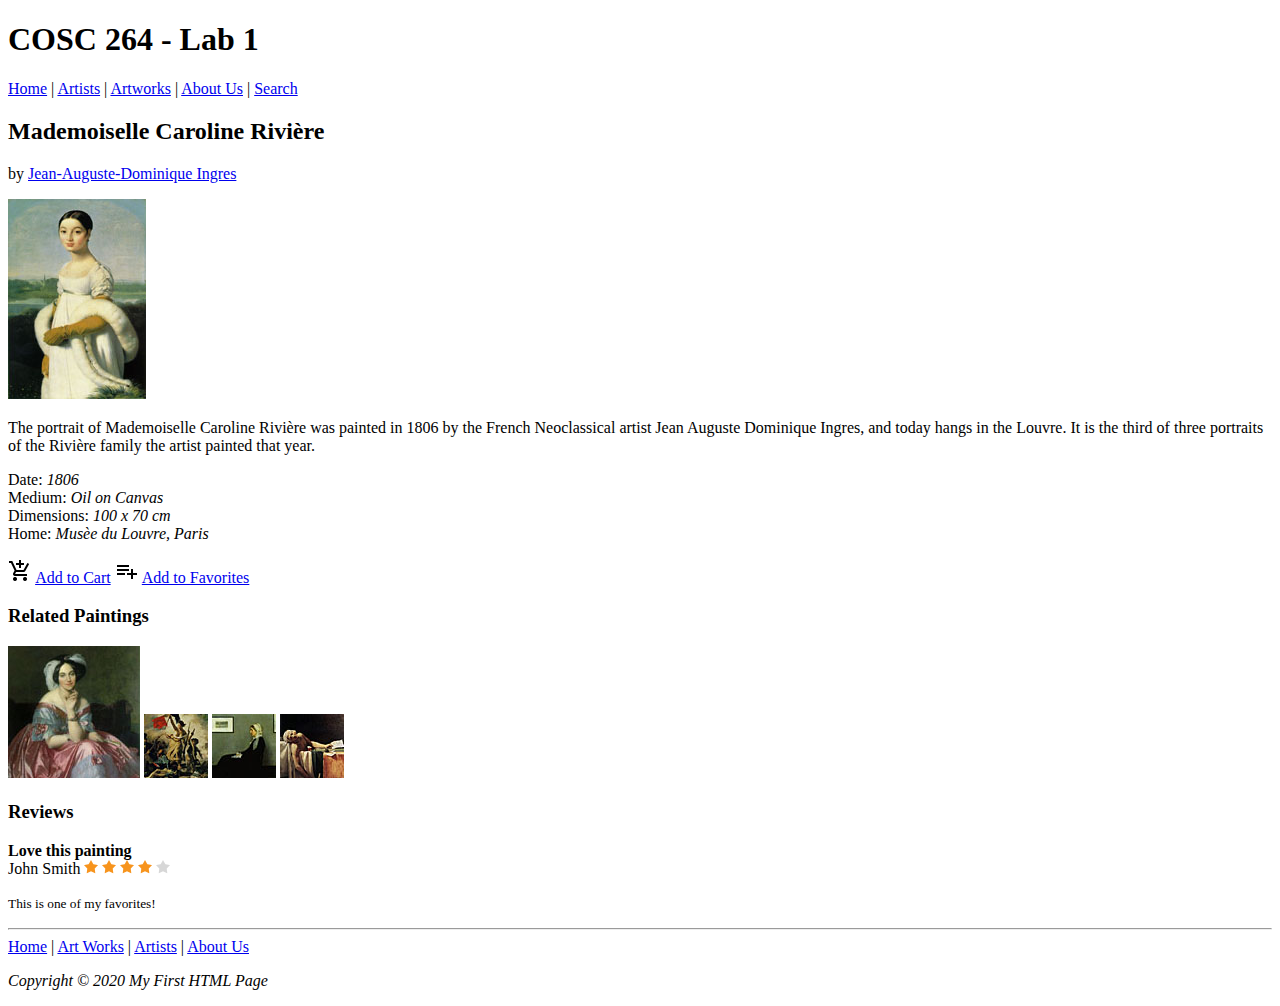
<file: lab1.html>
<!DOCTYPE html>
<html lang=en>
    <head>
        <meta charset="utf-8">
        <title>
            COSC 264 - Lab 1
        </title>
        <link rel="stylsheet" href="css/lab1-style.css"/>
    </head>

    <body>
        <!-- Header -->
        <header>
            <h1>
                COSC 264 - Lab 1
            </h1>
            <nav>
                <a href="index.html">Home</a> | <a href="#">Artists</a> | <a href="#">Artworks</a> | <a href="#">About Us</a> | <a href="#">Search</a>
            </nav>
        </header>

        <!-- Rivière portrait -->
        <section>
            <h2>
                Mademoiselle Caroline Rivière
            </h2>
            <p>
                by <a href="images/06010-large.jpg">Jean-Auguste-Dominique Ingres</a>
            </p>
            <a href="images/06010-large.jpg">
                <img src="images/06010-medium.jpg" alt="by Jean-Auguste-Dominique Ingres" title="by Jean-Auguste-Dominique Ingres" />
            </a>
            <p>
                The portrait of Mademoiselle Caroline Rivière was painted in 1806 by the French Neoclassical artist Jean Auguste Dominique Ingres, and today hangs in the Louvre. It is the third of three portraits of the Rivière family the artist painted that year.
            </p>
            <P>
                Date: <em>1806</em><br>
                Medium: <em>Oil on Canvas</em><br>
                Dimensions: <em>100 x 70 cm</em><br>
                Home: <em>Musèe du Louvre, Paris</em>
            </P>
            <p>
                <a href="#"><img src="images/cart.png" alt="Add to Cart"/></a>
                <a href="#">Add to Cart</a>
                <a href="#"><img src="images/favorites.png" alt="Add to Favorites"/></a>
                <a href="#">Add to Favorites</a>
            </p>
        </section>

        <!-- Related Paintings -->
        <section>
            <h3>
                Related Paintings
            </h3>
            <div>
                <a href="images/06020.jpg"><img src="images/06020.jpg" alt="related image"/></a>  
                <a href="images/07020.jpg"><img src="images/07020.jpg" alt="related image"/></a>
                <a href="images/13030.jpg"><img src="images/13030.jpg" alt="related image"/></a>
                <a href="images/05030.jpg"><img src="images/05030.jpg" alt="related image"/></a>
            </div>
        </section>

        <!-- Reviews -->
        <section>
            <h3>
                Reviews
            </h3>
            <div>
                <strong>Love this painting</strong><br>
                John Smith
                <img src="images/star-orange.png" alt="orange star"/>
                <img src="images/star-orange.png" alt="orange star"/>
                <img src="images/star-orange.png" alt="orange star"/>
                <img src="images/star-orange.png" alt="orange star"/>
                <img src="images/star-white.png" alt="blank star"/>
                <p>
                    <small>This is one of my favorites!</small>
                </p>
            </div>
            <!--
                <div>
                    <strong>Meh</strong><br>
                    Lyric Stewart
                    <img src="images/star-orange.png" alt="orange star"/>
                    <img src="images/star-white.png" alt="blank star"/>
                    <img src="images/star-white.png" alt="blank star"/>
                    <img src="images/star-white.png" alt="blank star"/>
                    <img src="images/star-white.png" alt="blank star"/>
                    <p>
                        <small>I've done better</small>
                    </p>
                </div>
            -->
        </section>

        <!-- Footer -->
        <footer>
            <hr>
            <nav>
                <a href="#">Home</a> | <a href="#">Art Works</a> | <a href="#">Artists</a> | <a href="#">About Us</a>
            </nav>
            <p>
                <em>
                    Copyright &copy; 2020 My First HTML Page
                </em>
            </p>
        </footer>
    </body>
</html>
</file>
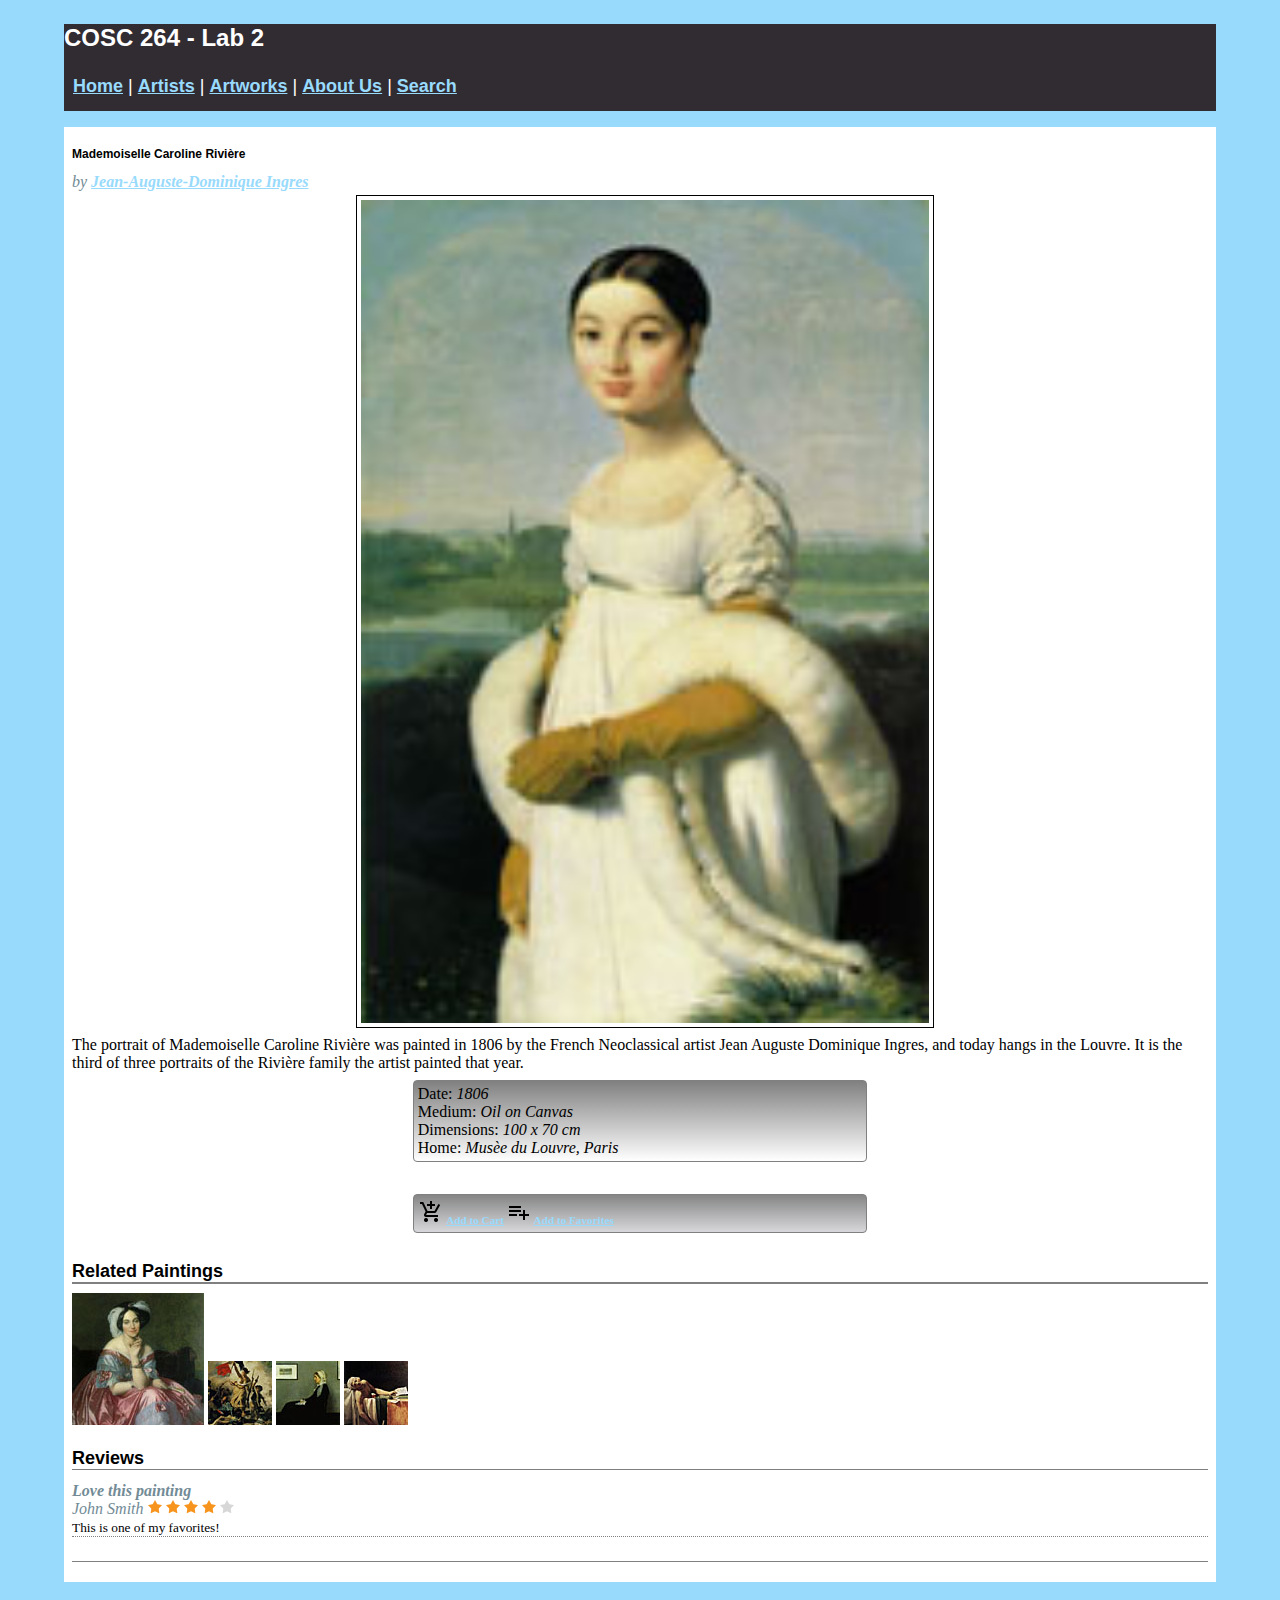
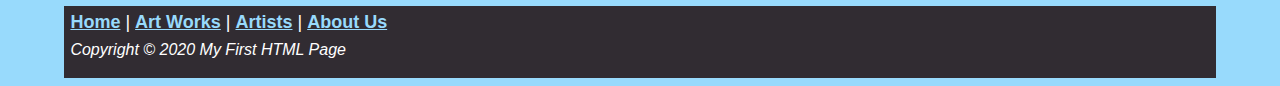
<file: lab2.html>
<!DOCTYPE html>
<html lang=en>
    <head>
        <meta charset="utf-8">
        <title>
            COSC 264 - Lab 2
        </title>
         <link rel="stylesheet" href="css/reset.css"/>
         <link rel="stylesheet" href="css/lab2.css"/> 
    </head>

    <body>
        <!-- Header -->
        <header>
            <h1>
                COSC 264 - Lab 2
            </h1>
            <nav>
                <a href="index.html">Home</a> | <a href="#">Artists</a> | <a href="#">Artworks</a> | <a href="#">About Us</a> | <a href="#">Search</a>
            </nav>
        </header>
        <main>
            <!-- Rivière portrait -->
            <section>
                <h2 id="painting-title">
                    Mademoiselle Caroline Rivière
                </h2>
                <p class="byline">
                    by <a href="images/06010-large.jpg">Jean-Auguste-Dominique Ingres</a>
                </p>
                <a href="images/06010-large.jpg">
                    <img id="big-img" src="images/06010-medium.jpg" alt="by Jean-Auguste-Dominique Ingres" title="by Jean-Auguste-Dominique Ingres" />
                </a>
                <p>
                    The portrait of Mademoiselle Caroline Rivière was painted in 1806 by the French Neoclassical artist Jean Auguste Dominique Ingres, and today hangs in the Louvre. It is the third of three portraits of the Rivière family the artist painted that year.
                </p>
                <p id="func-gradient">
                    Date: <em>1806</em><br>
                    Medium: <em>Oil on Canvas</em><br>
                    Dimensions: <em>100 x 70 cm</em><br>
                    Home: <em>Musèe du Louvre, Paris</em>
                </p>
                <p id="img-gradient">
                    <a href="#"><img src="images/cart.png" alt="Add to Cart"/></a>
                    <a href="#">Add to Cart</a>
                    <a href="#"><img src="images/favorites.png" alt="Add to Favorites"/></a>
                    <a href="#">Add to Favorites</a>
                </p>
            </section>

            <!-- Related Paintings -->
            <section>
                <h3 id="related-painting-line">
                    Related Paintings
                </h3>
                <div>
                    <a href="images/06020.jpg"><img src="images/06020.jpg" alt="related image"/></a>  
                    <a href="images/07020.jpg"><img src="images/07020.jpg" alt="related image"/></a>
                    <a href="images/13030.jpg"><img src="images/13030.jpg" alt="related image"/></a>
                    <a href="images/05030.jpg"><img src="images/05030.jpg" alt="related image"/></a>
                </div>
            </section>

            <!-- Reviews -->
            <section id="review-section">
                <h3>
                    Reviews
                </h3>
                <div id="Reviews">
                    <div>
                    <span class="byline">
                        <strong>Love this painting</strong><br>
                        John Smith
                    </span>
                    <img src="images/star-orange.png" alt="orange star"/>
                    <img src="images/star-orange.png" alt="orange star"/>
                    <img src="images/star-orange.png" alt="orange star"/>
                    <img src="images/star-orange.png" alt="orange star"/>
                    <img src="images/star-white.png" alt="blank star"/>
                    <p class="comment">
                        <small>This is one of my favorites!</small>
                    </p>
                    </div>
                <!--
                    <div>
                        <strong>Meh</strong><br>
                        Lyric Stewart
                        <img src="images/star-orange.png" alt="orange star"/>
                        <img src="images/star-white.png" alt="blank star"/>
                        <img src="images/star-white.png" alt="blank star"/>
                        <img src="images/star-white.png" alt="blank star"/>
                        <img src="images/star-white.png" alt="blank star"/>
                        <p class="comment">
                            <small>I've done better</small>
                        </p>
                    </div>
                -->
                </div>
            </section>
        </main>

        <!-- Footer -->
        <footer>
            <!--<hr>-->
            <nav>
                <a href="#">Home</a> | <a href="#">Art Works</a> | <a href="#">Artists</a> | <a href="#">About Us</a>
            </nav>
            <p id="copyright-notice">
                <em>
                    Copyright &copy; 2020 My First HTML Page
                </em>
            </p>
        </footer>
    </body>
</html>
</file>
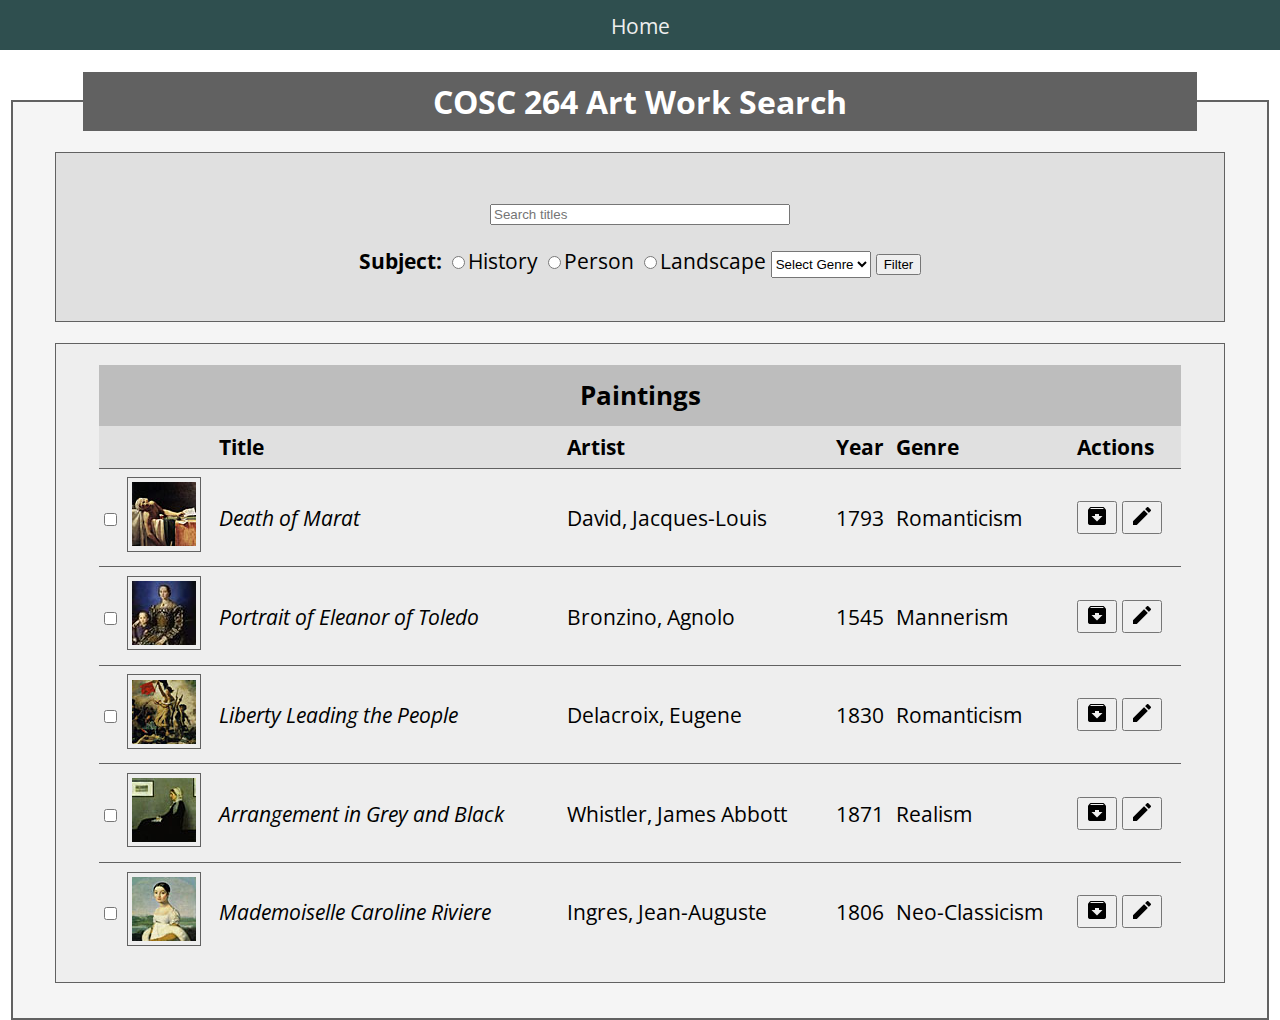
<file: lab3.html>
<!-- Lab 3 code here please -->
<!DOCTYPE html>
<html>
    <head>
        <title>COSC 264 Art Work Search</title>
        <link href="https://fonts.googleapis.com/css?family=Open+Sans&display=swap" rel="stylesheet">
        <link rel="icon" type="image/ico" sizes="32x32" href="favicon-32.ico">
        <link rel="icon" type="image/ico" sizes="48x48" href="favicon-48.ico">
        <link rel="icon" type="image/ico" sizes="96x96" href="favicon-96.ico">
        <link rel="icon" type="image/ico" sizes="144x144" href="favicon-144.ico">
        <link rel="icon" type="image/ico" sizes="192x192" href="favicon-192.ico">
        <link rel="stylesheet" href="css/reset.css">
        <link rel="stylesheet" href="css/lab3.css">
    </head>
    
    <body>
        <div id="home-button"><span id="home-span"><a href="index.html">Home</a></span></div>
        <form method="POST" action="http://www.randyconnolly.com/tests/process.php" >
            <fieldset>
                <legend>COSC 264 Art Work Search</legend>
                <div id="search-filter">
                    <p>
                        <input id="search-bar" type="search" placeholder="Search titles">
                    </p>
                    <p>
                        <strong>Subject:</strong>
                        <input type="radio" name="subject" value="1">History
                        <input type="radio" name="subject" value="2">Person
                        <input type="radio" name="subject" value="3">Landscape
                        <select id="drop-menu" name="filter">
                            <option value="" disable selected hidden>Select Genre</option>
                            <option value="1">Baroque</option>
                            <option value="2">Mannerism</option>
                            <option value="3">Classicism</option>
                            <option value="4">Realism</option>
                            <option value="5">Romanticism</option>
                        </select>
                        <button type="submit">Filter</button>
                    </p>
                </div>
                <div id="form-table">
                    <table>
                        <caption>Paintings</caption>
                        <thead>
                            <tr>
                                <th></th>
                                <th></th>
                                <th>Title</th>
                                <th>Artist</th>
                                <th>Year</th>
                                <th>Genre</th>
                                <th>Actions</th>
                            </tr>
                        </thead>
                        <tbody>
                            <!-- Row 1 -->
                            <tr>
                                <td><input type="checkbox" name="index[]" value="10"></td>
                                <td><img class="thumbnail" src="images/05030.jpg" alt="Death of Marat"></td>
                                <td><em>Death of Marat</em></td>
                                <td>David, Jacques-Louis</td>
                                <td>1793</td>
                                <td>Romanticism</td>
                                <td>
                                    <button>
                                        <a href="#" title="archive"><img src="images/archive.png" alt="archive"></a>
                                    </button>
                                    <button>
                                        <a href="#" title="edit"><img src="images/edit.png" alt="edit"></a>
                                    </button>
                                </td>
                            </tr>
                            <!-- Row 2 -->
                            <tr>
                                <td><input type="checkbox" name="index[]" value="20"></td>
                                <td><img class="thumbnail" src="images/120010.jpg" alt="Eleanor of Toledo"></td>
                                <td><em>Portrait of Eleanor of Toledo</em></td>
                                <td>Bronzino, Agnolo</td>
                                <td>1545</td>
                                <td>Mannerism</td>
                                <td>
                                    <button>
                                        <a href="#" title="archive"><img src="images/archive.png" alt="archive"></a>
                                    </button>
                                    <button>
                                        <a href="#" title="edit"><img src="images/edit.png" alt="edit"></a>
                                    </button>
                                </td>
                            </tr>
                            <!-- Row 3 -->
                            <tr>
                                <td><input type="checkbox" name="index[]" value="30"></td>
                                <td><img class="thumbnail" src="images/07020.jpg" alt="Liberty Leading the People"></td>
                                <td><em>Liberty Leading the People</em></td>
                                <td>Delacroix, Eugene</td>
                                <td>1830</td>
                                <td>Romanticism</td>
                                <td>
                                    <button>
                                        <a href="#" title="archive"><img src="images/archive.png" alt="archive"></a>
                                    </button>
                                    <button>
                                        <a href="#" title="edit"><img src="images/edit.png" alt="edit"></a>
                                    </button>
                                </td>
                            </tr>
                            <!-- Row 4 -->
                            <tr>
                                <td><input type="checkbox" name="index[]" value="40"></td>
                                <td><img class="thumbnail" src="images/13030.jpg" alt="Grey and Black"></td>
                                <td><em>Arrangement in Grey and Black</em></td>
                                <td>Whistler, James Abbott</td>
                                <td>1871</td>
                                <td>Realism</td>
                                <td>
                                    <button>
                                        <a href="#" title="archive"><img src="images/archive.png" alt="archive"></a>
                                    </button>
                                    <button>
                                        <a href="#" title="edit"><img src="images/edit.png" alt="edit"></a>
                                    </button>
                                </td>
                            </tr>
                            <!-- Row 5 -->
                            <tr>
                                <td><input type="checkbox" name="index[]" value="50"></td>
                                <td><img class="thumbnail" src="images/06010.jpg" alt="Mademoiselle Caroline Riviere"></td>
                                <td><em>Mademoiselle Caroline Riviere</em></td>
                                <td>Ingres, Jean-Auguste</td>
                                <td>1806</td>
                                <td>Neo-Classicism</td>
                                <td>
                                    <button>
                                        <a href="#" title="archive"><img src="images/archive.png" alt="archive"></a>
                                    </button>
                                    <button>
                                        <a href="#" title="edit"><img src="images/edit.png" alt="edit"></a>
                                    </button>
                                </td>
                            </tr>
                        </tbody>
                    </table>
                </div>
            </fieldset>
        </form>
    </body>
</html>
</file>
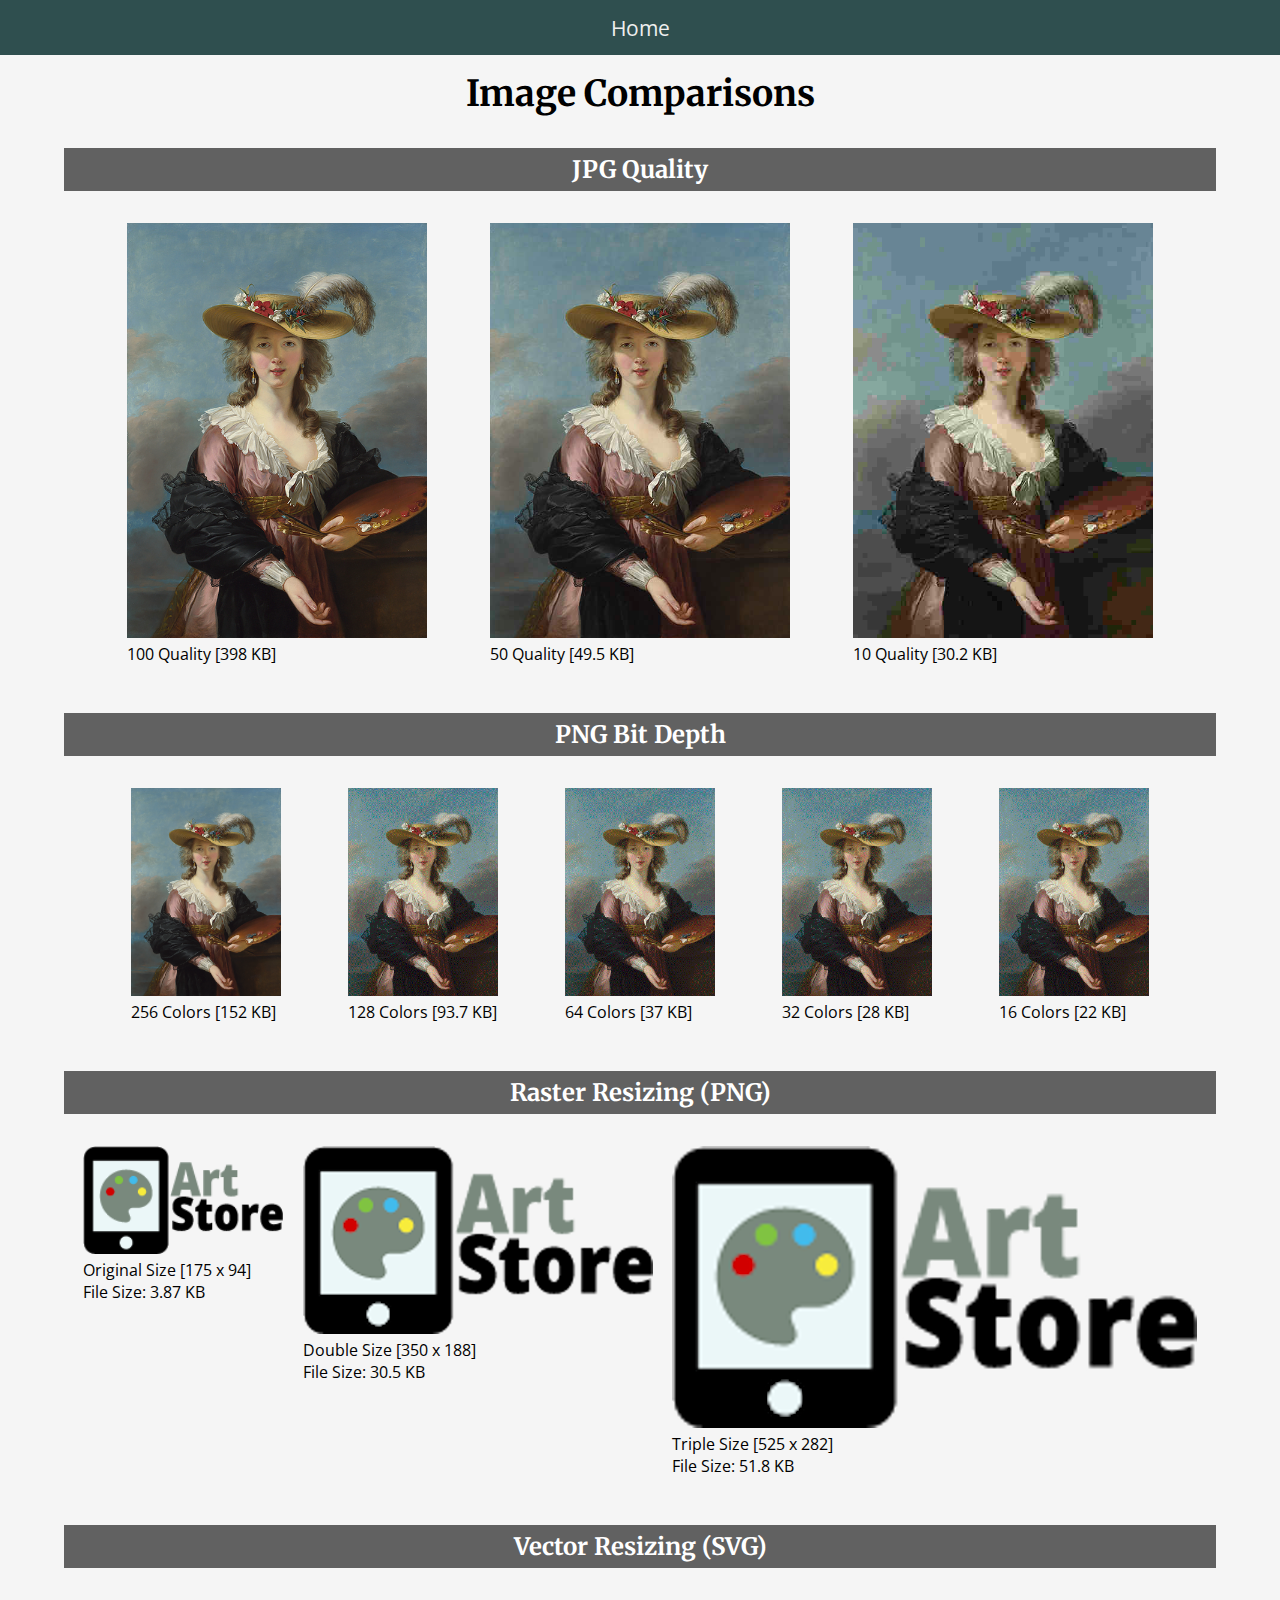
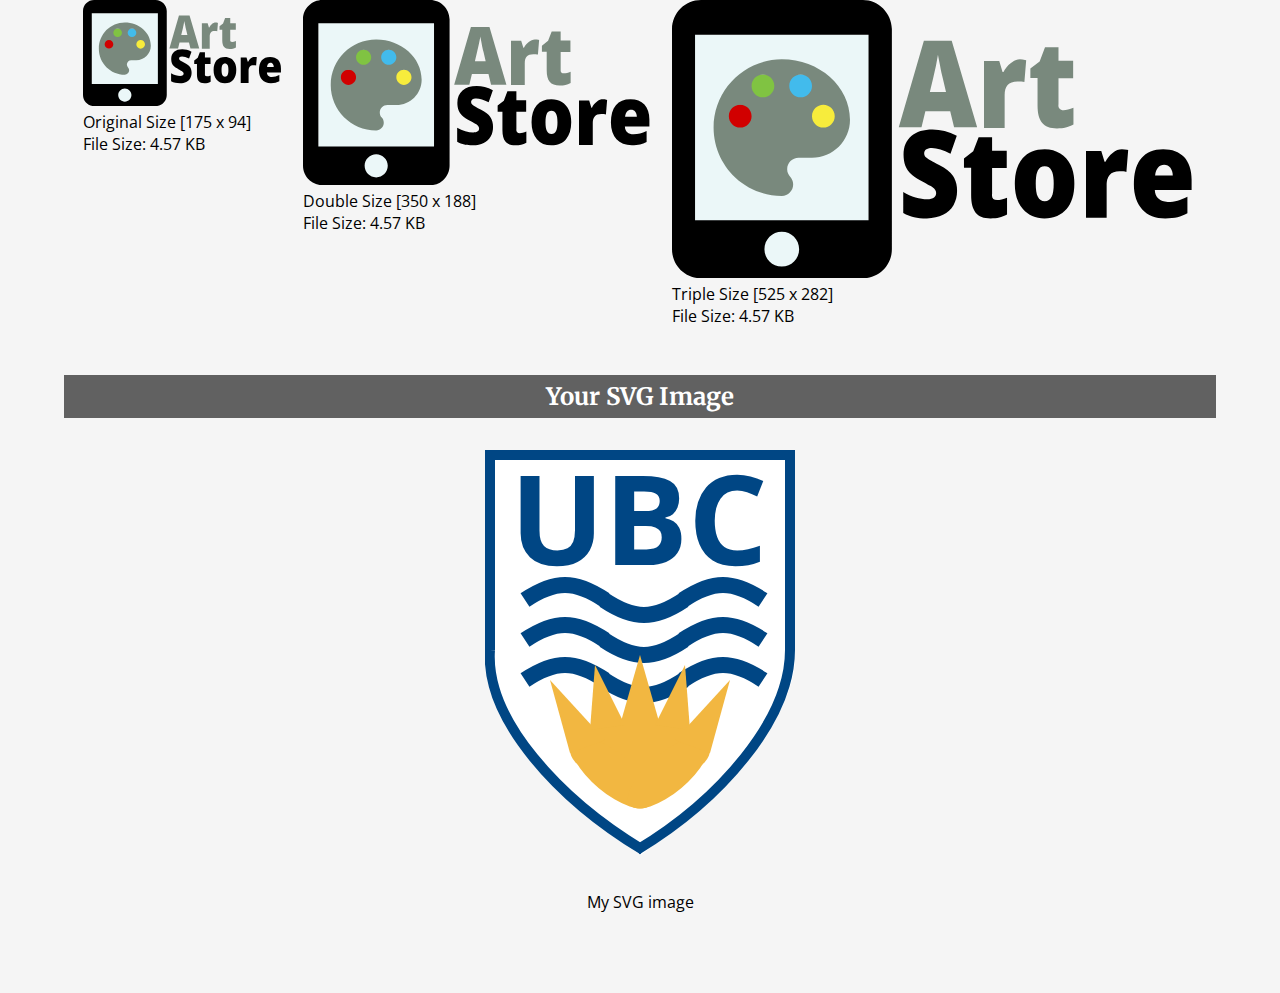
<file: lab4.html>
<!DOCTYPE html>
<html lang="en">
<head>
   <meta charset="utf-8">
   <title>Lab 4 - Media Formats</title>
   <link rel="stylesheet" href="css/reset.css">
   <link rel="stylesheet" href="css/styles.css" />
</head>
<body>
<div id="home-button"><span id="home-span"><a href="index.html">Home</a></span></div>
   <h1> Image Comparisons</h1>
    <section class="constant-img" id="s1">
        <h2>JPG Quality</h2>
        <div class="flex-img">
            <figure>
                <img src="images/artwork-quality100.jpg"/>
                <figcaption>100 Quality [398 KB]</figcaption>
            </figure>
            <figure>
                <img src="images/artwork-quality50.jpg"/>
                <figcaption>50 Quality [49.5 KB]</figcaption>
            </figure>
            <figure>
                <img src="images/artwork-quality10.jpg"/>
                <figcaption>10 Quality [30.2 KB]</figcaption>
            </figure>
        </div>                 
    </section>
    
    <section class="constant-img" id="s2">
        <h2>PNG Bit Depth</h2> 
        <div class="flex-img">
            <figure>
                <img src="images/artwork-256colors.png"/>
                <figcaption>256 Colors [152 KB]</figcaption>
            </figure>   
            <figure>
                <img src="images/artwork-128colors.png"/>
                <figcaption>128 Colors [93.7 KB]</figcaption>
            </figure>   
            <figure>
                <img src="images/artwork-64colors.png"/>
                <figcaption>64 Colors [37 KB]</figcaption>
            </figure> 
            <figure>
                <img src="images/artwork-32colors.png"/>
                <figcaption>32 Colors [28 KB]</figcaption>
            </figure> 
            <figure>
                <img src="images/artwork-16colors.png"/>
                <figcaption>16 Colors [22 KB]</figcaption>
            </figure> 
        </div>                           
    </section>
    
    <section>
        <h2>Raster Resizing (PNG)</h2> 
        <div class="flex-img">
            <figure class="f1">
                <img src="images/logo-raster.png"/>
                <figcaption>Original Size [175 x 94]<br/>File Size: 3.87 KB</figcaption>
            </figure>  
            <figure class="f2">
                <img src="images/logo-raster-2x.png"/>
                <figcaption>Double Size [350 x 188]<br/>File Size: 30.5 KB</figcaption>
            </figure>  
            <figure class="f3">
                <img src="images/logo-raster-3x.png"/>
                <figcaption>Triple Size [525 x 282]<br/>File Size: 51.8 KB</figcaption>
            </figure>   
        </div>   
    </section>    
    
    <section>
        <h2>Vector Resizing (SVG)</h2> 
        <div class="flex-img">
            <figure class="f1">
                <img src="images/logo-vector.svg"/>
                <figcaption>Original Size [175 x 94]<br/>File Size: 4.57 KB</figcaption>
            </figure>  
            <figure class="f2">
                <img src="images/logo-vector.svg"/>
                <figcaption>Double Size [350 x 188]<br/>File Size: 4.57 KB</figcaption>
            </figure>  
            <figure class="f3">
                <img src="images/logo-vector.svg"/>
                <figcaption>Triple Size [525 x 282]<br/>File Size: 4.57 KB</figcaption>
            </figure> 
        </div>                          
    </section>      
    <section>
        <h2>Your SVG Image</h2> 
        <figure id="svg-fig">
            <svg width="310" height="500">
                
                <path id="svg-background"
                d="         M 0,0 L 0,200 
                            C -5,275 75,355 156,405
                            C 230,350 315,270 310,200 
                            L 310,0 Z" />

                <!-- border -->
                <g class="svg-blue">
                    <rect width="300" height="10" />
                    <rect width="10" height="200" />
                    <rect x="300" width="10" height="200" />

                    <path class="svg-border-bottom" d="M 5,200 C 0,270 75,350 158,400" />
                    <path class="svg-border-bottom" d="M 305,200 C 305,270 235,350 152,400" />
                </g>

                <!-- text -->
                <text class="svg-blue" font-size="125" font-weight="bold" x="25" y="115">UBC</text>
                
                <!-- waves -->
                <g id="svg-waves">
                    <path d="M 40,150  C 70,130  90,130  120,150" />
                    <path d="M 119,150 C 149,170 169,170 199,150" />
                    <path d="M 198,150 C 228,130 248,130 278,150" />
                    
                    <path d="M 40,190  C 70,170  90,170  120,190" />
                    <path d="M 119,190 C 149,210 169,210 199,190" />
                    <path d="M 198,190 C 228,170 248,170 278,190" />
                    
                    <path d="M 40,230  C 70,210  90,210  120,230" />
                    <path d="M 119,230 C 149,250 169,250 199,230" />
                    <path d="M 198,230 C 228,210 248,210 278,230" />
                </g>
                
                
                <!-- sun -->
                <g id="svg-sun">
                    <ellipse cx="155" cy="300" rx="70" ry="32" />
                    <ellipse cx="165" cy="305" rx="20" ry="50" transform="rotate(-50, 165,355)" />
                    <ellipse cx="145" cy="305" rx="20" ry="50" transform="rotate(50, 145,355)" />
                    
                    <path d="M 85,303  L 65,230  L 120,290 Z" />
                    <path d="M 105,280 L 110,215 L 140,275 Z" />
                    <path d="M 135,275 L 155,205 L 175,275 Z" />
                    <path d="M 170,275 L 200,215 L 205,280 Z" />
                    <path d="M 190,290 L 245,230 L 225,303 Z" />
                </g>

                Sorry, your browser does not support inline SVG.  
            </svg>
 

            <figcaption id="svg-cap">My SVG image</figcaption>
        </figure>                          
    </section> 
</body>
</html>
</file>
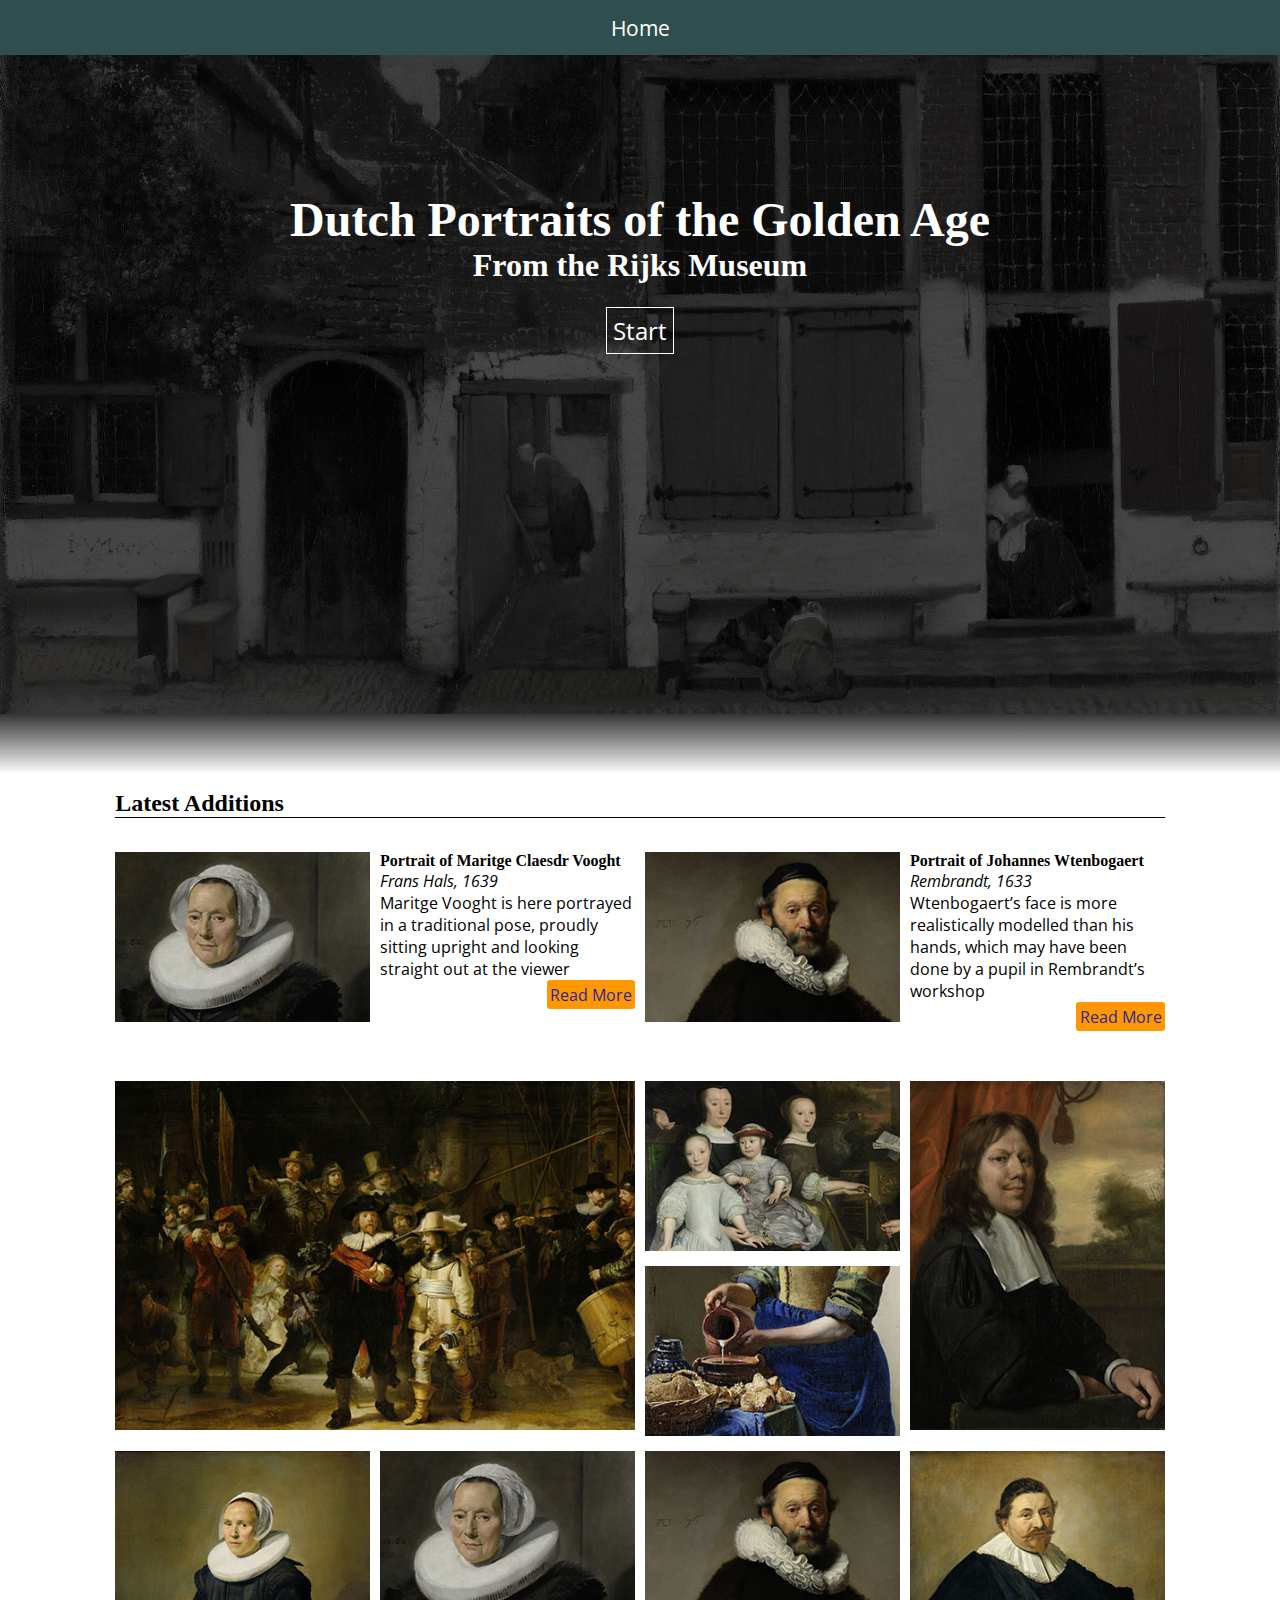
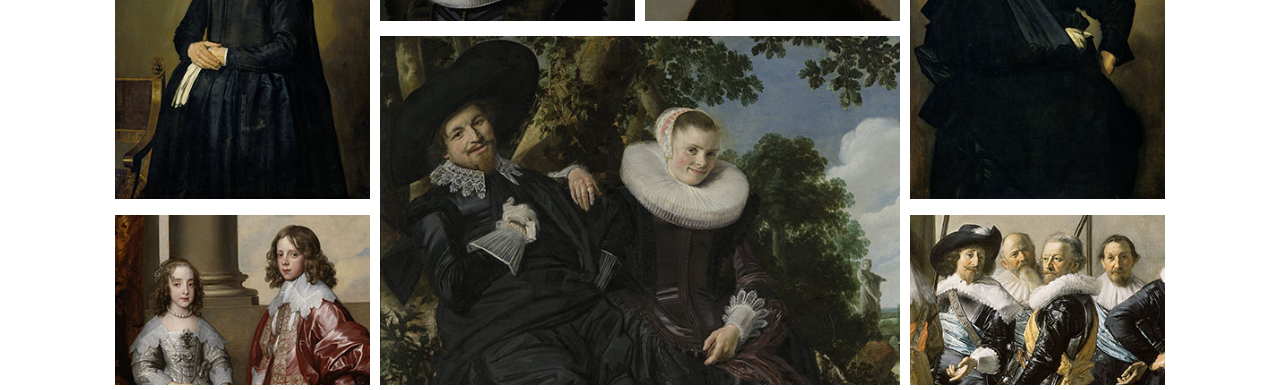
<file: lab5.html>
<!DOCTYPE html>
<html lang="en">

<head>
    <meta charset="utf-8">
    <title>Lab 5 - CSS Layout</title>

   <meta name="viewport" content="width=device-width, initial-scale=1.0">
    <link href='http://fonts.googleapis.com/css?family=Merriweather' rel='stylesheet' type='text/css'>
    <link href='http://fonts.googleapis.com/css?family=Open+Sans' rel='stylesheet' type='text/css'>
    
    <link rel="stylesheet" href="css/lab5/reset.css">
    <link rel="stylesheet" href="css/lab5/lab5-new.css">
</head>

<body>
    <div id="home-button"><span id="home-span"><a href="index.html">Home</a></span></div>
    <header>
        <img src="images/lab5/veermeer-view-of-house--background.jpg" class="banner" />
        <div class="banner--title">
            <h1>Dutch Portraits of the Golden Age</h1>
            <h2>From the Rijks Museum</h2>
            <span><a href="#start">Start</a></span>
        </div>
    </header>
    <a name="start"></a>
    <div id="gradient-decoration"></div>
    <article>
        <h2>Latest Additions</h2>
        <div class="highlights--media-A">
            <img src="images/lab5/mosaic-f.jpg" alt="...">
        </div>
        <div class="highlights--text-A">
            <h4>Portrait of Maritge Claesdr Vooght</h4>
            <p class="em"><em>Frans Hals, 1639</em></p>
            <p class="no-em">Maritge Vooght is here portrayed in a traditional pose, proudly sitting upright and looking straight out at the viewer</p>
            <a href="#" class="highlights--button">Read More</a>
        </div>   
        <div class="highlights--media-B">
            <img src="images/lab5/mosaic-g.jpg" alt="...">
        </div>
        <div class="highlights--text-B">
            <h4>Portrait of Johannes Wtenbogaert</h4>
            <p class="em"><em>Rembrandt, 1633</em></p>
            <p class="no-em">Wtenbogaert’s face is more realistically modelled than his hands, which may have been done by a pupil in Rembrandt’s workshop</p>
            <a href="#" class="highlights--button">Read More</a>
        </div>
        
        <div id="empty-gap"></div>

        <div class="mosaic-item mosaic--a"><img src="images/lab5/mosaic-a.jpg" alt="..."></div>
        <div class="mosaic-item mosaic--b"><img src="images/lab5/mosaic-b.jpg" alt="..."></div>
        <div class="mosaic-item mosaic--c"><img src="images/lab5/mosaic-c.jpg" alt="..."></div>
        <div class="mosaic-item mosaic--d"><img src="images/lab5/mosaic-d.jpg" alt="..."></div>  
        <div class="mosaic-item mosaic--e"><img src="images/lab5/mosaic-e.jpg" alt="..."></div>
        <div class="mosaic-item mosaic--f"><img src="images/lab5/mosaic-f.jpg" alt="..."></div>
        <div class="mosaic-item mosaic--g"><img src="images/lab5/mosaic-g.jpg" alt="..."></div>
        <div class="mosaic-item mosaic--h"><img src="images/lab5/mosaic-h.jpg" alt="..."></div> 
        <div class="mosaic-item mosaic--i"><img src="images/lab5/mosaic-i.jpg" alt="..."></div>
        <div class="mosaic-item mosaic--j"><img src="images/lab5/mosaic-j.jpg" alt="..."></div>
        <div class="mosaic-item mosaic--k"><img src="images/lab5/mosaic-k.jpg" alt="..."></div>                 
    </article>   
    
</body>
</html>
</file>
<file: css/lab1-style.css>
p {color: red}
</file>
<file: css/lab2.css>
header, footer {
    color:              white;
    background-color:   #312c32;
    margin:             1.5em 4em 0.5em 4em;
}
h1, h2, h3, nav, footer {
    font-family: "Trebuchet MS", "Lucida Grande", Tahoma, sans-serif;
}
h1 {
    font-size: 1.5em;
    margin-bottom: 1em;
}
h2 {
    font-size: 0.75em;
}
h3 {
    font-size: 1.125em;
}
nav {
    font-size: 1.125em;
}
header nav {
    padding-left: 0.5em;
    padding-bottom: 0.75em;
}
body {
    font-family: Georgia, Cambria, "Times New Roman", serif;
    font-size: 100%;
    background-color: #98dafc;
}
a:link {
    color: #98dafc;
    font-weight: bold;
}
a:visited {
    color: #daad86;
}
a:hover {
    background-color: #FFFFCC;
}
main {
    background-color: white;
    margin: 1em 4em 1em 4em;
    padding: 0.5em;
}
#painting-title {
    font-weight: bold;
    margin-top: 1em;
    margin-bottom: 1em;
}
.byline {
    color: #728b96;
    font-style: italic;
}
#big-img {
    border: 1px solid black;
    padding: 0.25em;
    width: 50%;
    margin-left: 25%;
    margin-right: 25%;
    margin-top: 0.25em;
    margin-bottom: 0.25em;
}
/* big-image description box */
#func-gradient {
    border: 1px solid gray;
    background-image: linear-gradient(grey, white);
    margin-top: 0.5em;
    margin-bottom: 2em;
    margin-left: 30%;
    margin-right: 30%;
    padding: 0.25em;
    border-radius: 4px;
}
/* 'Shopping cart' and 'add to favs' */
#img-gradient {
    background-image: url("../images/gray-gradient.png");
    border: 1px solid grey;
    margin-left: 30%;
    margin-right: 30%;
    margin-bottom: 2.5em;
    border-radius: 4px;
    padding: 0.5em;
    font-size: 70%;    
}
#related-painting-line {
    border-bottom: 2px solid grey;
    margin-bottom: 0.5em;
}
.comment {
    border-bottom: 1px dotted grey;
}
#review-section {
    margin-top: 1.2em;
}
#Reviews {
    padding-top: 0.75em;
    padding-bottom: 1.5em;
    margin-bottom: 0.75em;
    border-top: 1px solid grey;
    border-bottom: 1px solid grey;
}
footer {
    padding: 0.4em;
}
#copyright-notice {
    padding-top: 0.5em;
    padding-bottom: 0.75em;
}
</file>
<file: css/lab3.css>
/* Lab 3 style sheet */
body {
    font-family: 'Open Sans', Arial, sans-serif;
    font-size: 16pt;
}
fieldset {
    margin: 0 0.5em 0 0.5em;
    padding-top: 1em;
    padding-left: 2em;
    padding-right: 2em;
    border: 2px solid #616161;
    background-color: #F5F5F5;
}
legend {
    width: 95%;
    margin-left: auto;
    margin-right: auto;
    padding-top: 0.25em;
    padding-bottom: 0.25em;
    text-align: center;
    background-color: #616161;
    color: white;
    font-size: 24pt;
    font-weight: bold;
}
fieldset div {
    border: 1px solid #616161;
    margin-bottom: 1em;
}

#home-button {
    position: sticky;
    top: 0;
    text-align: center;
    margin-bottom: 1em;
    padding-top: 0.5em;
    padding-bottom: 0.5em;
    background-color: darkslategray;
}
#home-span {
    font-size: 16pt;
    transition: font-size 0.5s;
}
#home-span:hover {
    font-size: 20pt;
}
#home-button a:link, #home-button a:visited {
    color: #EEEEEE;
    text-decoration: none;
}

#search-filter {
    background-color: #E0E0E0;
    padding: 1em;
}
#search-filter p {
    text-align: center;
    margin: 1em 0 1em 0;
}
#search-bar {
    width: 300px;
}
#drop-menu {
    padding-top: 0.3em;
    padding-bottom: 0.3em;
}
#form-table {
    padding: 1em 2em 1em 2em;
    background-color: #EEEEEE;
}
table {
    width: 100%;
    border-collapse: collapse;
}
caption {
    font-size: 1.2em;
    background-color: #BDBDBD;
    text-align: center;
    padding: 0.5em;
    font-weight: bold;
}
thead {
    background-color: #E0E0E0;
}
th {
    text-align: left;
    padding-top: 0.3em;
    padding-bottom: 0.3em;
}
tbody tr {
    border-top: 1px solid #616161;
}
tr td {
    padding-top: 0.4em;
    padding-bottom: 0.4em;
}
tbody tr:hover {
    background-color: darkslategray;
    color: #EEEEEE;
}
tbody tr:hover .thumbnail {
    border-color: #E0E0E0;
}
.thumbnail {
    border: 1px solid #616161;
    padding: 0.2em;
}
</file>
<file: css/styles.css>
@import url(https://fonts.googleapis.com/css?family=Open+Sans);
@import url(https://fonts.googleapis.com/css?family=Merriweather);


/* general text formatting */


h1, h2, h3 {
 font-family: 'Merriweather', serif;    
}
h1 {
   text-align: center;
   font-weight: bold;
   font-size: 36px;    
}
h2 {
   background-color: #616161;
   color: white;
   padding: 0.25em;
   text-align: center;
   font-weight: bold;
   font-size: 24px;    
}

body {
   font-family: 'Open Sans', Arial, sans-serif;
   font-size: 16px;
   background-color: #F5F5F5;    
}

#home-button {
   position: sticky;
   top: 0;
   text-align: center;
   margin-bottom: 1em;
   border: 0.5em solid darkslategray;
   padding-top: 0.3em;
   padding-bottom: 0.3em;
   background-color: darkslategray;
}
#home-span {
   font-size: 16pt;
   transition: font-size 0.5s;
}
#home-span:hover {
   font-size: 20pt;
}
#home-button a:link, #home-button a:visited {
   color: #EEEEEE;
   text-decoration: none;
}

section {
   margin: 2em auto;
   clear: left;

   width: 90%;    
}

.flex-img {
   display: flex;
   justify-content: space-evenly;
   margin-top: 2em;
}

img {
   width: 100%;
}

figcaption {
   margin-bottom: 1em;   
}

/* JPG Quality */
#s1 figure {
   width: 26%;
}

/* PNG Bit Depth */
#s2 figure {
   width: 13%;
}

/* Raster/Vector Resizing */
.f1 {
   width: 200px;
}
.f2 {
   width: 350px;
}
.f3 {
   width: 525px;
}

/* My SVG */
svg:hover {
   cursor: pointer;
}
svg:hover .svg-blue {
   animation-name: border-color;
   animation-duration: 3s;
}
svg:hover #svg-sun {
   animation-name: sun-color;
   animation-duration: 3s;
}
svg:hover .svg-border-bottom, svg:hover #svg-waves {
   animation-name: stroke-color;
   animation-duration: 3s;
}
svg:hover #svg-background {
   animation-name: background-color;
   animation-duration: 3s;
}
.svg-blue {
   fill: #004684;
}
.svg-border-bottom {
   stroke: #004684;
   stroke-width: 10;
   fill: none;
}
#svg-waves {
   stroke: #004684;
   stroke-width: 16;
   fill: none;
}
#svg-sun {
   fill: #F2B741;
}
#svg-background {
   fill: white;
}

@keyframes stroke-color {
   from {
      stroke: #004684;
   }
   to {
      stroke: #06799F;
   }
}
@keyframes border-color {
   from {
      fill:#004684;
   }
   to {
      fill: #06799F;
   }
}
@keyframes sun-color {
   from {
      fill: #F2B741;
   }
   to {
      fill: rgb(238, 194, 1);
   }
}
@keyframes background-color {
   from {
      fill: white;
   }
   to {
      fill: #C9F2E0;
   }
}

#svg-fig {
   text-align: center;
   padding: 2em 0;
}
#svg-cap {
   margin-top: -4em;
}
</file>
<file: css/lab5/lab5-new.css>
/* font-families */
body, header, div, p {
    font-family: "Open Sans", Arial, sans-serif;
}
h1, h2, h3, h4, h5, h6 {
    font-family: "Marriweather", "Times New Roman", serif;
}

/* font-sizes */
header h1 {
    font-size: 3em;
}
header h2 {
    font-size: 2em;
    margin-bottom: 30px;
}
header span {
    font-size: 1.5em;
}

/* home button */
#home-button {
    position: sticky;
    top: 0;
    text-align: center;
    border: 0.5em solid darkslategray;
    padding-top: 0.3em;
    padding-bottom: 0.3em;
    background-color: darkslategray;
    z-index: 2;
 }
 #home-span {
    font-size: 16pt;
    transition: font-size 0.5s;
 }
 #home-span:hover {
    font-size: 20pt;
 }
 #home-button a:link, #home-button a:visited, #home-button a:active {
    color: white;
    text-decoration: none;
 }

/* banner */
header {
    display: grid;
    grid-template-rows: 25% 100px auto;
    grid-template-columns: 20% 60% auto;
}
.banner {
    width: 100%;
    filter: brightness(30%) grayscale(90%);
    grid-column: 1 / span 4;
    grid-row: 1 / span 4;
}
.banner--title {
    text-align: center;
    color: white;
    grid-row: 2 / 3;
    grid-column: 2 / 3;
    place-self: center;
    align-self: center;
    justify-self: center;
    z-index: 1;
}
.banner--title span {
    border: 1px solid white;
    padding: 0.25em;
    transition: font-size 0.25s;
}
.banner--title span:hover {
    font-size: 2em;
}
.banner--title a:link, .banner--title a:visited {
    color: white;
    text-decoration: none;
}

/* gradient */
#gradient-decoration {
    min-height: 60px;
    background-image: linear-gradient(#202020 -10%, white);
}

/* article */
article {
    margin-top: 1em;
    position: relative;
    left: 9%;
    width: 82%;
    display: grid;
    grid-template-columns: repeat(4, 1fr);
    grid-template-rows: auto;
    /*/
        2fr 
        1fr 
        1fr 
        3fr 
        1fr 
        40px
        repeat(5, 3fr)
    ;
    */
    grid-column-gap: 10px;
    grid-row-gap: 10px;
    grid-template-areas: 
        "title  title       title   title"
        "pic1   h4-1        pic2    h4-2"
        "pic1   em-1        pic2    em-2"
        "pic1   body1       pic2    body2"
        "pic1   button-1    pic2    button-2"
        "gap    gap         gap     gap"
        "m-a    m-a         m-b     m-d"
        "m-a    m-a         m-c     m-d"
        "m-e    m-f         m-g     m-h"
        "m-e    m-j         m-j     m-h"
        "m-i    m-j         m-j     m-k"
    ;
}

/* highlights */ 
article h2 {
    grid-area: title;
    font-size: 1.5em;
    border-bottom: 1px solid black;
    margin-bottom: 1em;
}
article img {
    width: 100%;
}
article h4 {
    margin: 0 0;
}
.highlights--media-A {
    grid-area: pic1;
}
.highlights--media-B {
    grid-area: pic2;
}
.highlights--text-A h4 {
    grid-area: h4-1;
}
.highlights--text-B h4 {
    grid-area: h4-2;
}
.highlights--text-A .em {
    grid-area: em-1;
}
.highlights--text-B .em {
    grid-area: em-2;
}
.highlights--text-A .no-em {
    grid-area: body1;
}
.highlights--text-B .no-em {
    grid-area: body2;
}
.highlights--text-A .highlights--button {
    grid-area: button-1;
}
.highlights--text-B .highlights--button {
    grid-area: button-2;
}
.highlights--button {
    border-radius: 3px;
    background-color: #FF9800;
    float: right;
    justify-self: center;
    padding: 0.2em;
    transition: font-size 0.25s;
}
.highlights--button:link, .highlights--button:visited {
    color: rgb(40, 38, 155);
    text-decoration: none;
}
.highlights--button:hover {
    color: rgb(47, 45, 180);
    font-size: 1.05em;
}
.highlights--button:active {
    color: rgb(64, 61, 248);
}

/* gap */
#empty-gap {
    grid-area: gap;
}

/* mosaic */
.mosaic--a {
    grid-area: m-a;
}
.mosaic--b {
    grid-area: m-b;
}
.mosaic--c {
    grid-area: m-c;
}
.mosaic--d {
    grid-area: m-d;
}
.mosaic--e {
    grid-area: m-e;
}
.mosaic--f {
    grid-area: m-f;
}
.mosaic--g {
    grid-area: m-g;
}
.mosaic--h {
    grid-area: m-h;
}
.mosaic--i {
    grid-area: m-i;
}
.mosaic--j {
    grid-area: m-j;
}
.mosaic--k {
    grid-area: m-k;
}
</file>
